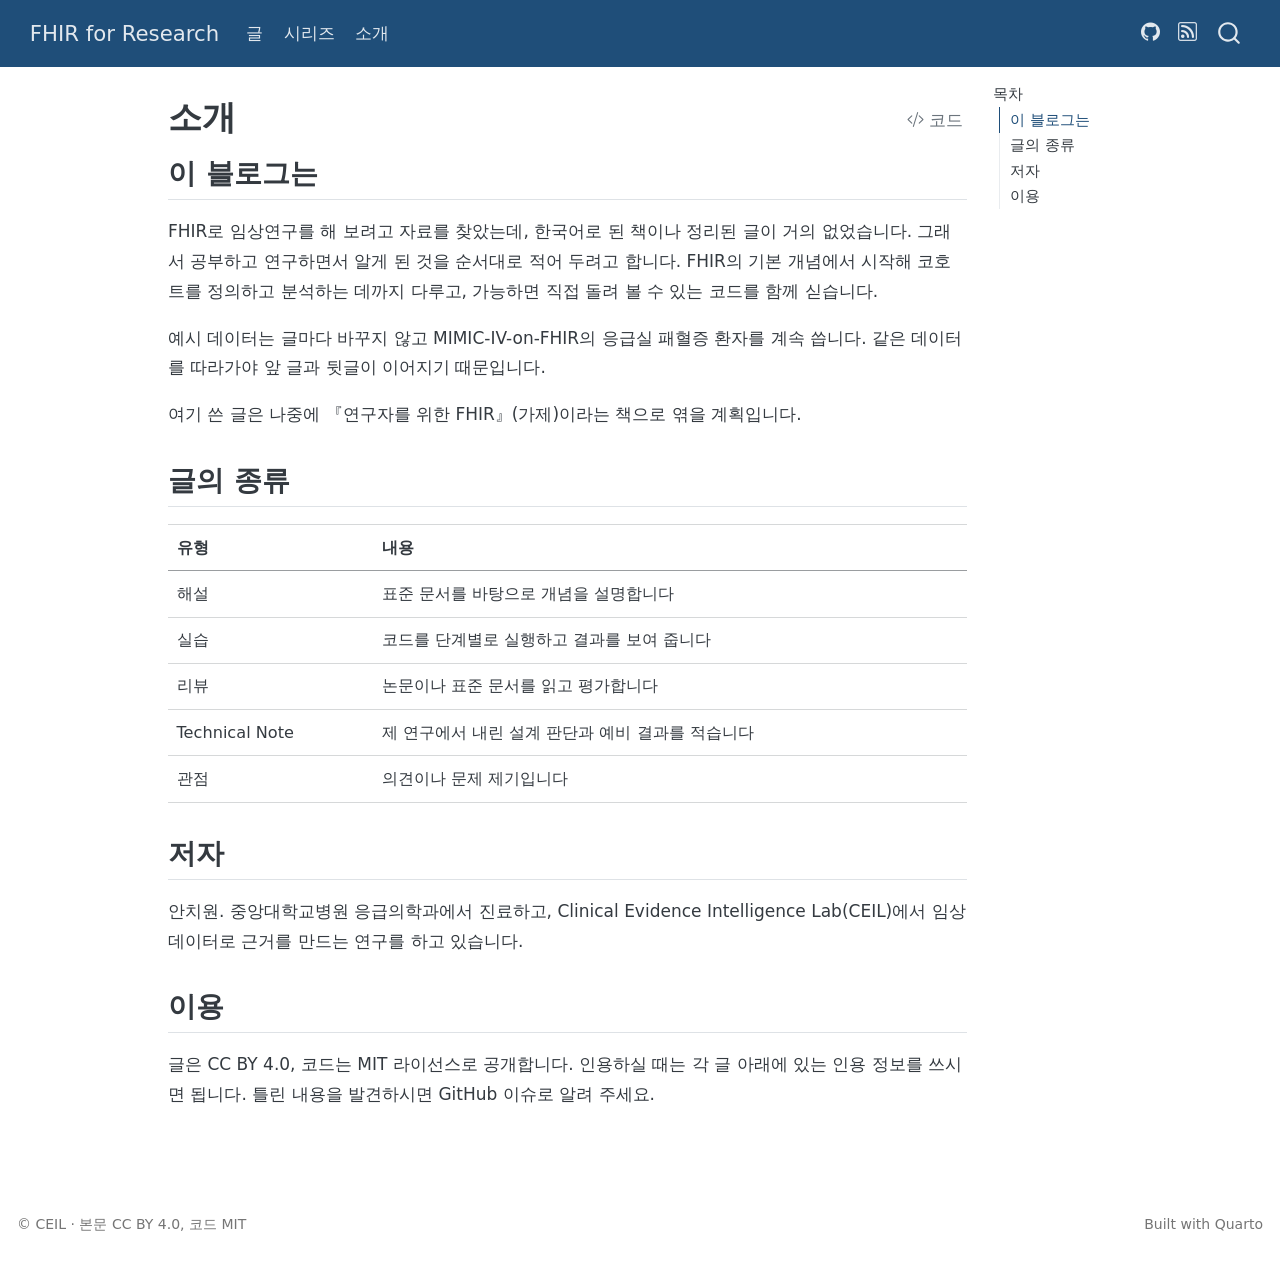
<file: about.html>
<!DOCTYPE html>
<html xmlns="http://www.w3.org/1999/xhtml" lang="ko" xml:lang="ko"><head>

<meta charset="utf-8">
<meta name="generator" content="quarto-1.11.9">

<meta name="viewport" content="width=device-width, initial-scale=1.0, user-scalable=yes">


<title>소개 – FHIR for Research</title>
<style>
/* Default styles provided by pandoc.
** See https://pandoc.org/MANUAL.html#variables-for-html for config info.
*/
span.smallcaps{font-variant: small-caps;}
div.columns{display: flex; gap: 1.5em;}
div.column{flex: auto;}
@media screen {
div.columns{gap: min(4vw, 1.5em);}
div.column{overflow-x: auto;}
}
div.hanging-indent{margin-left: 1.5em; text-indent: -1.5em;}
ul.task-list{list-style: none;}
ul.task-list li input[type="checkbox"] {
  width: 0.8em;
  margin: 0 0.8em 0.2em -1em; /* quarto-specific, see https://github.com/quarto-dev/quarto-cli/issues/4556 */ 
  vertical-align: middle;
}
/* CSS for syntax highlighting */
html { -webkit-text-size-adjust: 100%; }
pre > code.sourceCode { white-space: pre; position: relative; }
pre > code.sourceCode > span { display: inline-block; line-height: 1.25; }
pre > code.sourceCode > span:empty { height: 1.2em; }
.sourceCode { overflow: visible; }
code.sourceCode > span { color: inherit; text-decoration: inherit; }
div.sourceCode { margin: 1em 0; }
pre.sourceCode { margin: 0; }
@media screen {
div.sourceCode { overflow: auto; }
}
@media print {
pre > code.sourceCode { white-space: pre-wrap; }
pre > code.sourceCode > span { text-indent: -5em; padding-left: 5em; }
}
pre.numberSource code
  { counter-reset: source-line 0; }
pre.numberSource code > span
  { position: relative; left: -4em; counter-increment: source-line; }
pre.numberSource code > span > a:first-child::before
  { content: counter(source-line);
    position: relative; left: -1em; text-align: right; vertical-align: baseline;
    border: none; display: inline-block;
    -webkit-touch-callout: none; -webkit-user-select: none;
    -khtml-user-select: none; -moz-user-select: none;
    -ms-user-select: none; user-select: none;
    padding: 0 4px; width: 4em;
  }
pre.numberSource { margin-left: 3em;  padding-left: 4px; }
div.sourceCode
  {   }
@media screen {
pre > code.sourceCode > span > a:first-child::before { text-decoration: underline; }
}
</style>


<script src="site_libs/quarto-nav/quarto-nav.js"></script>
<script src="site_libs/quarto-nav/headroom.min.js"></script>
<script src="site_libs/clipboard/clipboard.min.js"></script>
<script src="site_libs/quarto-search/autocomplete.umd.js"></script>
<script src="site_libs/quarto-search/fuse.min.js"></script>
<script src="site_libs/quarto-search/quarto-search.js"></script>
<meta name="quarto:offset" content="./">
<script src="site_libs/quarto-html/quarto.js" type="module"></script>
<script src="site_libs/quarto-html/tabsets/tabsets.js" type="module"></script>
<script src="site_libs/quarto-html/scrollable-regions/scrollable-regions.js" type="module"></script>
<script src="site_libs/quarto-html/popper.min.js"></script>
<script src="site_libs/quarto-html/tippy.umd.min.js"></script>
<script src="site_libs/quarto-html/anchor.min.js"></script>
<link href="site_libs/quarto-html/tippy.css" rel="stylesheet">
<link href="site_libs/quarto-html/quarto-syntax-highlighting-efc7542609d411bb15168a4f692d7dcb.css" rel="stylesheet" id="quarto-text-highlighting-styles">
<script src="site_libs/bootstrap/bootstrap.min.js"></script>
<link href="site_libs/bootstrap/bootstrap-icons.css" rel="stylesheet">
<link href="site_libs/bootstrap/bootstrap-489518bf8cf72e35f5cb582f1243de9b.min.css" rel="stylesheet" append-hash="true" id="quarto-bootstrap" data-mode="light">
<script id="quarto-search-options" type="application/json">{
  "location": "navbar",
  "copy-button": false,
  "collapse-after": 3,
  "panel-placement": "end",
  "type": "overlay",
  "limit": 50,
  "keyboard-shortcut": [
    "f",
    "/",
    "s"
  ],
  "show-item-context": false,
  "language": {
    "search-no-results-text": "일치 없음",
    "search-matching-documents-text": "일치된 문서",
    "search-copy-link-title": "검색 링크 복사",
    "search-hide-matches-text": "추가 검색 결과 숨기기",
    "search-more-match-text": "추가 검색결과",
    "search-more-matches-text": "추가 검색결과",
    "search-clear-button-title": "제거",
    "search-text-placeholder": "",
    "search-detached-cancel-button-title": "취소",
    "search-submit-button-title": "검색",
    "search-label": "검색"
  }
}</script>
<meta name="google-site-verification" content="">


</head>

<body class="nav-fixed quarto-light"><a id="quarto-skip-link" class="visually-hidden-focusable" href="#quarto-document-content">Skip to main content</a>

<div id="quarto-search-results"></div>
  <header id="quarto-header" class="headroom fixed-top">
    <nav class="navbar navbar-expand-lg " data-bs-theme="dark" aria-label="웹사이트">
      <div class="navbar-container container-fluid">
      <div class="navbar-brand-container mx-auto">
    <a class="navbar-brand" href="./index.html">
    <span class="navbar-title">FHIR for Research</span>
    </a>
  </div>
          <button class="navbar-toggler" type="button" data-bs-toggle="collapse" data-bs-target="#navbarCollapse" aria-controls="navbarCollapse" aria-expanded="false" aria-label="탐색 전환" onclick="if (window.quartoToggleHeadroom) { window.quartoToggleHeadroom(); }">
  <span class="navbar-toggler-icon"></span>
</button>
          <div class="collapse navbar-collapse" id="navbarCollapse">
            <ul class="navbar-nav navbar-nav-scroll me-auto">
  <li class="nav-item">
    <a class="nav-link" href="./index.html"> 
<span class="menu-text">글</span></a>
  </li>  
  <li class="nav-item">
    <a class="nav-link" href="./series.html"> 
<span class="menu-text">시리즈</span></a>
  </li>  
  <li class="nav-item">
    <a class="nav-link active" href="./about.html" aria-current="page"> 
<span class="menu-text">소개</span></a>
  </li>  
</ul>
            <ul class="navbar-nav navbar-nav-scroll ms-auto">
  <li class="nav-item compact">
    <a class="nav-link" href="https://github.com/C-Ahn/fhir-blog"> <i class="bi bi-github" role="img">
</i> 
<span class="menu-text"></span></a>
  </li>  
  <li class="nav-item compact">
    <a class="nav-link" href="./index.xml"> <i class="bi bi-rss" role="img">
</i> 
<span class="menu-text"></span></a>
  </li>  
</ul>
          </div> <!-- /navcollapse -->
            <div class="quarto-navbar-tools">
</div>
            <div id="quarto-search" class="" title="검색"></div>
      </div> <!-- /container-fluid -->
    </nav>
</header>
<!-- content -->
<div id="quarto-content" class="quarto-container page-columns page-rows-contents page-layout-article page-navbar">
<!-- sidebar -->
<!-- margin-sidebar -->
    <div id="quarto-margin-sidebar" class="sidebar margin-sidebar">
        <nav id="TOC" role="doc-toc" aria-labelledby="toc-title" class="toc-active">
    <h2 id="toc-title">목차</h2>
   
  <ul>
  <li><a href="#이-블로그는" id="toc-이-블로그는" class="nav-link active" data-scroll-target="#이-블로그는">이 블로그는</a></li>
  <li><a href="#글의-종류" id="toc-글의-종류" class="nav-link" data-scroll-target="#글의-종류">글의 종류</a></li>
  <li><a href="#저자" id="toc-저자" class="nav-link" data-scroll-target="#저자">저자</a></li>
  <li><a href="#이용" id="toc-이용" class="nav-link" data-scroll-target="#이용">이용</a></li>
  </ul>
</nav>
    </div>
<!-- main -->
<main class="content" id="quarto-document-content" tabindex="-1">

<header id="title-block-header" class="quarto-title-block default">
<div class="quarto-title">
<div class="quarto-title-block"><div><h1 class="title">소개</h1><button type="button" class="btn code-tools-button" id="quarto-code-tools-source"><i class="bi"></i> 코드</button></div></div>
</div>



<div class="quarto-title-meta">

    
  
    
  </div>
  


</header>


<section id="이-블로그는" class="level2">
<h2 class="anchored" data-anchor-id="이-블로그는">이 블로그는</h2>
<p>FHIR로 임상연구를 해 보려고 자료를 찾았는데, 한국어로 된 책이나 정리된 글이 거의 없었습니다. 그래서 공부하고 연구하면서 알게 된 것을 순서대로 적어 두려고 합니다. FHIR의 기본 개념에서 시작해 코호트를 정의하고 분석하는 데까지 다루고, 가능하면 직접 돌려 볼 수 있는 코드를 함께 싣습니다.</p>
<p>예시 데이터는 글마다 바꾸지 않고 MIMIC-IV-on-FHIR의 응급실 패혈증 환자를 계속 씁니다. 같은 데이터를 따라가야 앞 글과 뒷글이 이어지기 때문입니다.</p>
<p>여기 쓴 글은 나중에 『연구자를 위한 FHIR』(가제)이라는 책으로 엮을 계획입니다.</p>
</section>
<section id="글의-종류" class="level2">
<h2 class="anchored" data-anchor-id="글의-종류">글의 종류</h2>
<table class="caption-top table">
<thead>
<tr class="header">
<th>유형</th>
<th>내용</th>
</tr>
</thead>
<tbody>
<tr class="odd">
<td>해설</td>
<td>표준 문서를 바탕으로 개념을 설명합니다</td>
</tr>
<tr class="even">
<td>실습</td>
<td>코드를 단계별로 실행하고 결과를 보여 줍니다</td>
</tr>
<tr class="odd">
<td>리뷰</td>
<td>논문이나 표준 문서를 읽고 평가합니다</td>
</tr>
<tr class="even">
<td>Technical Note</td>
<td>제 연구에서 내린 설계 판단과 예비 결과를 적습니다</td>
</tr>
<tr class="odd">
<td>관점</td>
<td>의견이나 문제 제기입니다</td>
</tr>
</tbody>
</table>
</section>
<section id="저자" class="level2">
<h2 class="anchored" data-anchor-id="저자">저자</h2>
<p>안치원. 중앙대학교병원 응급의학과에서 진료하고, Clinical Evidence Intelligence Lab(CEIL)에서 임상 데이터로 근거를 만드는 연구를 하고 있습니다.</p>
</section>
<section id="이용" class="level2">
<h2 class="anchored" data-anchor-id="이용">이용</h2>
<p>글은 CC BY 4.0, 코드는 MIT 라이선스로 공개합니다. 인용하실 때는 각 글 아래에 있는 인용 정보를 쓰시면 됩니다. 틀린 내용을 발견하시면 GitHub 이슈로 알려 주세요.</p>


<!-- -->

</section>

</main> <!-- /main -->
<script id="quarto-html-after-body" type="application/javascript">
  window.document.addEventListener("DOMContentLoaded", function (event) {
    const icon = "";
    const anchorJS = new window.AnchorJS();
    anchorJS.options = {
      placement: 'right',
      icon: icon
    };
    anchorJS.add('.anchored');
    const isCodeAnnotation = (el) => {
      for (const clz of el.classList) {
        if (clz.startsWith('code-annotation-')) {                     
          return true;
        }
      }
      return false;
    }
    const onCopySuccess = function(e) {
      // button target
      const button = e.trigger;
      // don't keep focus
      button.blur();
      // flash "checked"
      button.classList.add('code-copy-button-checked');
      var currentTitle = button.getAttribute("title");
      button.setAttribute("title", "복사완료!");
      let tooltip;
      if (window.bootstrap) {
        button.setAttribute("data-bs-toggle", "tooltip");
        button.setAttribute("data-bs-placement", "left");
        button.setAttribute("data-bs-title", "복사완료!");
        tooltip = new bootstrap.Tooltip(button, 
          { trigger: "manual", 
            customClass: "code-copy-button-tooltip",
            offset: [0, -8]});
        tooltip.show();    
      }
      setTimeout(function() {
        if (tooltip) {
          tooltip.hide();
          button.removeAttribute("data-bs-title");
          button.removeAttribute("data-bs-toggle");
          button.removeAttribute("data-bs-placement");
        }
        button.setAttribute("title", currentTitle);
        button.classList.remove('code-copy-button-checked');
      }, 1000);
      // clear code selection
      e.clearSelection();
    }
    const getTextToCopy = function(trigger) {
      const outerScaffold = trigger.parentElement.cloneNode(true);
      const codeEl = outerScaffold.querySelector('code');
      for (const childEl of codeEl.children) {
        if (isCodeAnnotation(childEl)) {
          childEl.remove();
        }
      }
      return codeEl.innerText;
    }
    const clipboard = new window.ClipboardJS('.code-copy-button:not([data-in-quarto-modal])', {
      text: getTextToCopy
    });
    clipboard.on('success', onCopySuccess);
    if (window.document.getElementById('quarto-embedded-source-code-modal')) {
      const clipboardModal = new window.ClipboardJS('.code-copy-button[data-in-quarto-modal]', {
        text: getTextToCopy,
        container: window.document.getElementById('quarto-embedded-source-code-modal')
      });
      clipboardModal.on('success', onCopySuccess);
    }
    const viewSource = window.document.getElementById('quarto-view-source') ||
                       window.document.getElementById('quarto-code-tools-source');
    if (viewSource) {
      const sourceUrl = viewSource.getAttribute("data-quarto-source-url");
      viewSource.addEventListener("click", function(e) {
        if (sourceUrl) {
          // rstudio viewer pane
          if (/\bcapabilities=\b/.test(window.location)) {
            window.open(sourceUrl);
          } else {
            window.location.href = sourceUrl;
          }
        } else {
          const modal = new bootstrap.Modal(document.getElementById('quarto-embedded-source-code-modal'));
          modal.show();
        }
        return false;
      });
    }
    function toggleCodeHandler(show) {
      return function(e) {
        const cellDetails = window.document.querySelectorAll(".cell details.code-fold");
        for (let i=0; i<cellDetails.length; i++) {
          const details = cellDetails[i];
          if (show) {
            details.open = true;
          } else {
            details.removeAttribute("open");
          }
        }
        const cellCodeDivs = window.document.querySelectorAll(".cell div.sourceCode.cell-code");
        const fromCls = show ? "hidden" : "unhidden";
        const toCls = show ? "unhidden" : "hidden";
        for (let i=0; i<cellCodeDivs.length; i++) {
          const codeDiv = cellCodeDivs[i];
          if (codeDiv.classList.contains(fromCls)) {
            codeDiv.classList.remove(fromCls);
            codeDiv.classList.add(toCls);
          } 
        }
        return false;
      }
    }
    const hideAllCode = window.document.getElementById("quarto-hide-all-code");
    if (hideAllCode) {
      hideAllCode.addEventListener("click", toggleCodeHandler(false));
    }
    const showAllCode = window.document.getElementById("quarto-show-all-code");
    if (showAllCode) {
      showAllCode.addEventListener("click", toggleCodeHandler(true));
    }
      var localhostRegex = new RegExp(/^(?:http|https):\/\/localhost\:?[0-9]*\//);
      var mailtoRegex = new RegExp(/^mailto:/);
        var filterRegex = new RegExp("https:\/\/C-Ahn\.github\.io\/fhir-blog");
      const newWindowLabel = "(opens in a new tab)";
      const newWindowNoteId = "quarto-ext-newwindow-label";
      // Links reference one hidden label through aria-describedby, so the
      // announcement never changes their accessible name.
      var describeNewWindow = (link) => {
        if (!window.document.getElementById(newWindowNoteId)) {
          var newWindowNote = window.document.createElement("span");
          newWindowNote.id = newWindowNoteId;
          newWindowNote.hidden = true;
          newWindowNote.textContent = newWindowLabel;
          window.document.body.appendChild(newWindowNote);
        }
        var describedBy = (link.getAttribute("aria-describedby") || "").split(/\s+/).filter(Boolean);
        if (!describedBy.includes(newWindowNoteId)) {
          describedBy.push(newWindowNoteId);
          link.setAttribute("aria-describedby", describedBy.join(" "));
        }
      }
      var isInternal = (href) => {
          return filterRegex.test(href) || localhostRegex.test(href) || mailtoRegex.test(href);
      }
      // Inspect non-navigation links and adorn them if external
      window.quartoDecorateExternalLinks = function (root) {
     var links = (root || window.document).querySelectorAll('a[href]:not(.nav-link):not(.navbar-brand):not(.toc-action):not(.sidebar-link):not(.sidebar-item-toggle):not(.pagination-link):not(.no-external):not([aria-hidden]):not(.dropdown-item):not(.quarto-navigation-tool):not(.about-link)');
      for (var i=0; i<links.length; i++) {
        const link = links[i];
        if (!isInternal(link.href)) {
          // undo the damage that might have been done by quarto-nav.js in the case of
          // links that we want to consider external
          if (link.dataset.originalHref !== undefined) {
            link.href = link.dataset.originalHref;
          }
            // target, if specified
            link.setAttribute("target", "_blank");
            if (link.getAttribute("rel") === null) {
              link.setAttribute("rel", "noopener");
            }
            describeNewWindow(link);
          if (!link.classList.contains('no-external-icon')) {
          }
        }
      }
      };
      window.quartoDecorateExternalLinks(window.document);
    // Esc closes the popup (WCAG 1.4.13) and focus leaving both trigger and
    // popup closes it (WCAG 2.4.11); tippy handles neither for interactive popups.
    const hideOnEscAndFocusOut = {
      name: 'hideOnEscAndFocusOut',
      defaultValue: true,
      fn(instance) {
        const dismiss = () => {
          // A show scheduled by the trigger delay would otherwise reopen it
          instance.clearDelayTimeouts();
          instance.hide();
        };
        const onKeyDown = (event) => {
          if (event.key !== 'Escape') {
            return;
          }
          // Keep Esc from also reaching page handlers (e.g. reveal.js overview),
          // except an open reveal.js slide menu, which Esc should close too.
          // The menu handles keys only when its keyboard option is on.
          const menuHandlesEsc = window.Reveal?.getPlugin?.('menu')?.isOpen() &&
            window.Reveal.getConfig().menu?.keyboard !== false;
          if (!menuHandlesEsc) {
            event.stopPropagation();
          }
          if (instance.popper.contains(window.document.activeElement)) {
            // Disabled while refocusing so the focus trigger does not reopen it
            instance.disable();
            instance.reference.focus();
            instance.enable();
          }
          dismiss();
        };
        const onFocusOut = (event) => {
          const target = event.relatedTarget;
          if (target && !instance.reference.contains(target) &&
              !instance.popper.contains(target)) {
            dismiss();
          }
        };
        // On the trigger too: a click trigger (code-annotations: select) has no
        // blur handling. Attached for the instance's lifetime so leaving the
        // trigger also cancels a show still pending on the trigger delay.
        instance.reference.addEventListener('focusout', onFocusOut);
        return {
          onShow() {
            window.document.addEventListener('keydown', onKeyDown, true);
            instance.popper.addEventListener('focusout', onFocusOut);
          },
          onHide() {
            window.document.removeEventListener('keydown', onKeyDown, true);
            instance.popper.removeEventListener('focusout', onFocusOut);
          },
          onDestroy() {
            instance.reference.removeEventListener('focusout', onFocusOut);
          },
        };
      },
    };
    function tippyHover(el, contentFn, onTriggerFn, onUntriggerFn) {
      const config = {
        allowHTML: true,
        maxWidth: 500,
        delay: 100,
        arrow: false,
        appendTo: function(el) {
            return el.parentElement;
        },
        interactive: true,
        interactiveBorder: 10,
        theme: 'quarto',
        placement: 'bottom-start',
        plugins: [hideOnEscAndFocusOut],
      };
      if (contentFn) {
        config.content = contentFn;
      }
      if (onTriggerFn) {
        config.onTrigger = onTriggerFn;
      }
      if (onUntriggerFn) {
        config.onUntrigger = onUntriggerFn;
      }
      window.tippy(el, config); 
    }
    const noterefs = window.document.querySelectorAll('a[role="doc-noteref"]');
    for (var i=0; i<noterefs.length; i++) {
      const ref = noterefs[i];
      tippyHover(ref, function() {
        // use id or data attribute instead here
        let href = ref.getAttribute('data-footnote-href') || ref.getAttribute('href');
        try { href = new URL(href).hash; } catch {}
        const id = href.replace(/^#\/?/, "");
        const note = window.document.getElementById(id);
        if (note) {
          return note.innerHTML;
        } else {
          return "";
        }
      });
    }
    const xrefs = window.document.querySelectorAll('a.quarto-xref');
    const processXRef = (id, note) => {
      // Strip column container classes
      const stripColumnClz = (el) => {
        el.classList.remove("page-full", "page-columns");
        if (el.children) {
          for (const child of el.children) {
            stripColumnClz(child);
          }
        }
      }
      stripColumnClz(note)
      if (id === null || id.startsWith('sec-')) {
        // Special case sections, only their first couple elements
        const container = document.createElement("div");
        if (note.children && note.children.length > 2) {
          container.appendChild(note.children[0].cloneNode(true));
          for (let i = 1; i < note.children.length; i++) {
            const child = note.children[i];
            if (child.tagName === "P" && child.innerText === "") {
              continue;
            } else {
              container.appendChild(child.cloneNode(true));
              break;
            }
          }
          if (window.Quarto?.typesetMath) {
            window.Quarto.typesetMath(container);
          }
          return container.innerHTML
        } else {
          if (window.Quarto?.typesetMath) {
            window.Quarto.typesetMath(note);
          }
          return note.innerHTML;
        }
      } else {
        // Remove any anchor links if they are present
        const anchorLink = note.querySelector('a.anchorjs-link');
        if (anchorLink) {
          anchorLink.remove();
        }
        if (window.Quarto?.typesetMath) {
          window.Quarto.typesetMath(note);
        }
        if (note.classList.contains("callout")) {
          return note.outerHTML;
        } else {
          return note.innerHTML;
        }
      }
    }
    for (var i=0; i<xrefs.length; i++) {
      const xref = xrefs[i];
      tippyHover(xref, undefined, function(instance) {
        instance.disable();
        let url = xref.getAttribute('href');
        let hash = undefined; 
        if (url.startsWith('#')) {
          hash = url;
        } else {
          try { hash = new URL(url).hash; } catch {}
        }
        if (hash) {
          const id = hash.replace(/^#\/?/, "");
          const note = window.document.getElementById(id);
          if (note !== null) {
            try {
              const html = processXRef(id, note.cloneNode(true));
              instance.setContent(html);
            } finally {
              instance.enable();
              instance.show();
            }
          } else {
            // See if we can fetch this
            fetch(url.split('#')[0])
            .then(res => res.text())
            .then(html => {
              const parser = new DOMParser();
              const htmlDoc = parser.parseFromString(html, "text/html");
              const note = htmlDoc.getElementById(id);
              if (note !== null) {
                const html = processXRef(id, note);
                instance.setContent(html);
              } 
            }).finally(() => {
              instance.enable();
              instance.show();
            });
          }
        } else {
          // See if we can fetch a full url (with no hash to target)
          // This is a special case and we should probably do some content thinning / targeting
          fetch(url)
          .then(res => res.text())
          .then(html => {
            const parser = new DOMParser();
            const htmlDoc = parser.parseFromString(html, "text/html");
            const note = htmlDoc.querySelector('main.content');
            if (note !== null) {
              // This should only happen for chapter cross references
              // (since there is no id in the URL)
              // remove the first header
              if (note.children.length > 0 && note.children[0].tagName === "HEADER") {
                note.children[0].remove();
              }
              const html = processXRef(null, note);
              instance.setContent(html);
            } 
          }).finally(() => {
            instance.enable();
            instance.show();
          });
        }
      }, function(instance) {
      });
    }
        let selectedAnnoteEl;
        const selectorForAnnotation = ( cell, annotation) => {
          let cellAttr = 'data-code-cell="' + cell + '"';
          let lineAttr = 'data-code-annotation="' +  annotation + '"';
          const selector = 'span[' + cellAttr + '][' + lineAttr + ']';
          return selector;
        }
        const selectCodeLines = (annoteEl) => {
          const doc = window.document;
          const targetCell = annoteEl.getAttribute("data-target-cell");
          const targetAnnotation = annoteEl.getAttribute("data-target-annotation");
          const annoteSpan = window.document.querySelector(selectorForAnnotation(targetCell, targetAnnotation));
          const lines = annoteSpan.getAttribute("data-code-lines").split(",");
          const lineIds = lines.map((line) => {
            return targetCell + "-" + line;
          })
          // Each band is positioned against its own containing block, which is
          // not the offsetParent of the lines, so place it from client rects.
          const placeBand = (band, firstEl, lastEl, codeBlock) => {
            const container = band.offsetParent;
            if (container === null) {
              return;
            }
            const containerRect = container.getBoundingClientRect();
            // Reveal.js scales slides with a transform, so convert client
            // pixels back to the CSS pixels of the container.
            const scale = containerRect.height / container.offsetHeight || 1;
            const firstRect = firstEl.getBoundingClientRect();
            const lastRect = lastEl.getBoundingClientRect();
            const top = (firstRect.top - containerRect.top) / scale - container.clientTop + container.scrollTop;
            const height = (lastRect.bottom - firstRect.top) / scale;
            band.style.top = top - 2 + "px";
            band.style.height = height + 4 + "px";
            if (codeBlock) {
              // Without the copy button wrapper, the containing block is wider
              // than the code block, so span the code block explicitly.
              const blockRect = codeBlock.getBoundingClientRect();
              band.style.left = (blockRect.left - containerRect.left) / scale - container.clientLeft + container.scrollLeft + "px";
              band.style.width = blockRect.width / scale + "px";
            }
          };
          if (lineIds.length > 0) {
            const el = window.document.getElementById(lineIds[0]);
            const lastEl = window.document.getElementById(lineIds[lineIds.length - 1]);
            const parent = el.parentElement.parentElement;
            // cook up a div (if necessary) and position it
            let div = window.document.getElementById("code-annotation-line-highlight");
            if (div === null) {
              div = window.document.createElement("div");
              div.setAttribute("id", "code-annotation-line-highlight");
              div.style.position = 'absolute';
              parent.appendChild(div);
            }
            placeBand(div, el, lastEl, parent.closest("div.sourceCode") || parent);
            let gutterDiv = window.document.getElementById("code-annotation-line-highlight-gutter");
            if (gutterDiv === null) {
              gutterDiv = window.document.createElement("div");
              gutterDiv.setAttribute("id", "code-annotation-line-highlight-gutter");
              gutterDiv.style.position = 'absolute';
              const codeCell = window.document.getElementById(targetCell);
              const gutter = codeCell.querySelector('.code-annotation-gutter');
              gutter.appendChild(gutterDiv);
            }
            placeBand(gutterDiv, el, lastEl);
            selectedAnnoteEl = annoteEl;
          }
        };
        const unselectCodeLines = () => {
          const elementsIds = ["code-annotation-line-highlight", "code-annotation-line-highlight-gutter"];
          elementsIds.forEach((elId) => {
            const div = window.document.getElementById(elId);
            if (div) {
              div.remove();
            }
          });
          selectedAnnoteEl = undefined;
        };
          // Handle positioning of the toggle
      window.addEventListener(
        "resize",
        throttle(() => {
          elRect = undefined;
          if (selectedAnnoteEl) {
            selectCodeLines(selectedAnnoteEl);
          }
        }, 10)
      );
      function throttle(fn, ms) {
      let throttle = false;
      let timer;
        return (...args) => {
          if(!throttle) { // first call gets through
              fn.apply(this, args);
              throttle = true;
          } else { // all the others get throttled
              if(timer) clearTimeout(timer); // cancel #2
              timer = setTimeout(() => {
                fn.apply(this, args);
                timer = throttle = false;
              }, ms);
          }
        };
      }
        // Attach click handler to the DT
        const annoteDls = window.document.querySelectorAll('dt[data-target-cell]');
        for (const annoteDlNode of annoteDls) {
          annoteDlNode.addEventListener('click', (event) => {
            const clickedEl = event.target;
            if (clickedEl !== selectedAnnoteEl) {
              unselectCodeLines();
              const activeEl = window.document.querySelector('dt[data-target-cell].code-annotation-active');
              if (activeEl) {
                activeEl.classList.remove('code-annotation-active');
              }
              selectCodeLines(clickedEl);
              clickedEl.classList.add('code-annotation-active');
            } else {
              // Unselect the line
              unselectCodeLines();
              clickedEl.classList.remove('code-annotation-active');
            }
          });
        }
    const findCites = (el) => {
      const parentEl = el.parentElement;
      if (parentEl) {
        const cites = parentEl.dataset.cites;
        if (cites) {
          return {
            el,
            cites: cites.split(' ')
          };
        } else {
          return findCites(el.parentElement)
        }
      } else {
        return undefined;
      }
    };
    var bibliorefs = window.document.querySelectorAll('a[role="doc-biblioref"]');
    for (var i=0; i<bibliorefs.length; i++) {
      const ref = bibliorefs[i];
      const citeInfo = findCites(ref);
      if (citeInfo) {
        tippyHover(citeInfo.el, function() {
          var popup = window.document.createElement('div');
          citeInfo.cites.forEach(function(cite) {
            var citeDiv = window.document.createElement('div');
            citeDiv.classList.add('hanging-indent');
            citeDiv.classList.add('csl-entry');
            var biblioDiv = window.document.getElementById('ref-' + cite);
            if (biblioDiv) {
              citeDiv.innerHTML = biblioDiv.innerHTML;
            }
            popup.appendChild(citeDiv);
          });
          return popup.innerHTML;
        });
      }
    }
  });
  </script>
  <script type="application/javascript">
  window.quartoScrollableRegionsLabels = {"code":"스크롤 가능한 코드","output":"스크롤 가능한 출력"};
  </script><div class="modal fade" id="quarto-embedded-source-code-modal" tabindex="-1" aria-labelledby="quarto-embedded-source-code-modal-label" aria-hidden="true"><div class="modal-dialog modal-dialog-scrollable"><div class="modal-content"><div class="modal-header"><h5 class="modal-title" id="quarto-embedded-source-code-modal-label">소스 코드</h5><button class="btn-close" data-bs-dismiss="modal"></button></div><div class="modal-body"><div class="">
<div class="code-copy-outer-scaffold"><div class="sourceCode" id="cb1" data-shortcodes="false"><pre class="sourceCode markdown code-with-copy"><code class="sourceCode markdown"><span id="cb1-1"><a href="#cb1-1" aria-hidden="true" tabindex="-1"></a><span class="co">---</span></span>
<span id="cb1-2"><a href="#cb1-2" aria-hidden="true" tabindex="-1"></a><span class="an">citation:</span><span class="co"> false</span></span>
<span id="cb1-3"><a href="#cb1-3" aria-hidden="true" tabindex="-1"></a><span class="an">title:</span><span class="co"> "소개"</span></span>
<span id="cb1-4"><a href="#cb1-4" aria-hidden="true" tabindex="-1"></a><span class="co">---</span></span>
<span id="cb1-5"><a href="#cb1-5" aria-hidden="true" tabindex="-1"></a></span>
<span id="cb1-6"><a href="#cb1-6" aria-hidden="true" tabindex="-1"></a><span class="fu">## 이 블로그는</span></span>
<span id="cb1-7"><a href="#cb1-7" aria-hidden="true" tabindex="-1"></a></span>
<span id="cb1-8"><a href="#cb1-8" aria-hidden="true" tabindex="-1"></a>FHIR로 임상연구를 해 보려고 자료를 찾았는데, 한국어로 된 책이나 정리된 글이 거의 없었습니다. 그래서 공부하고 연구하면서 알게 된 것을 순서대로 적어 두려고 합니다. FHIR의 기본 개념에서 시작해 코호트를 정의하고 분석하는 데까지 다루고, 가능하면 직접 돌려 볼 수 있는 코드를 함께 싣습니다.</span>
<span id="cb1-9"><a href="#cb1-9" aria-hidden="true" tabindex="-1"></a></span>
<span id="cb1-10"><a href="#cb1-10" aria-hidden="true" tabindex="-1"></a>예시 데이터는 글마다 바꾸지 않고 MIMIC-IV-on-FHIR의 응급실 패혈증 환자를 계속 씁니다. 같은 데이터를 따라가야 앞 글과 뒷글이 이어지기 때문입니다.</span>
<span id="cb1-11"><a href="#cb1-11" aria-hidden="true" tabindex="-1"></a></span>
<span id="cb1-12"><a href="#cb1-12" aria-hidden="true" tabindex="-1"></a>여기 쓴 글은 나중에 『연구자를 위한 FHIR』(가제)이라는 책으로 엮을 계획입니다.</span>
<span id="cb1-13"><a href="#cb1-13" aria-hidden="true" tabindex="-1"></a></span>
<span id="cb1-14"><a href="#cb1-14" aria-hidden="true" tabindex="-1"></a><span class="fu">## 글의 종류</span></span>
<span id="cb1-15"><a href="#cb1-15" aria-hidden="true" tabindex="-1"></a></span>
<span id="cb1-16"><a href="#cb1-16" aria-hidden="true" tabindex="-1"></a><span class="pp">|</span> 유형 <span class="pp">|</span> 내용 <span class="pp">|</span></span>
<span id="cb1-17"><a href="#cb1-17" aria-hidden="true" tabindex="-1"></a><span class="pp">|---|---|</span></span>
<span id="cb1-18"><a href="#cb1-18" aria-hidden="true" tabindex="-1"></a><span class="pp">|</span> 해설 <span class="pp">|</span> 표준 문서를 바탕으로 개념을 설명합니다 <span class="pp">|</span></span>
<span id="cb1-19"><a href="#cb1-19" aria-hidden="true" tabindex="-1"></a><span class="pp">|</span> 실습 <span class="pp">|</span> 코드를 단계별로 실행하고 결과를 보여 줍니다 <span class="pp">|</span></span>
<span id="cb1-20"><a href="#cb1-20" aria-hidden="true" tabindex="-1"></a><span class="pp">|</span> 리뷰 <span class="pp">|</span> 논문이나 표준 문서를 읽고 평가합니다 <span class="pp">|</span></span>
<span id="cb1-21"><a href="#cb1-21" aria-hidden="true" tabindex="-1"></a><span class="pp">|</span> Technical Note <span class="pp">|</span> 제 연구에서 내린 설계 판단과 예비 결과를 적습니다 <span class="pp">|</span></span>
<span id="cb1-22"><a href="#cb1-22" aria-hidden="true" tabindex="-1"></a><span class="pp">|</span> 관점 <span class="pp">|</span> 의견이나 문제 제기입니다 <span class="pp">|</span></span>
<span id="cb1-23"><a href="#cb1-23" aria-hidden="true" tabindex="-1"></a></span>
<span id="cb1-24"><a href="#cb1-24" aria-hidden="true" tabindex="-1"></a><span class="fu">## 저자</span></span>
<span id="cb1-25"><a href="#cb1-25" aria-hidden="true" tabindex="-1"></a></span>
<span id="cb1-26"><a href="#cb1-26" aria-hidden="true" tabindex="-1"></a>안치원. 중앙대학교병원 응급의학과에서 진료하고, Clinical Evidence Intelligence Lab(CEIL)에서 임상 데이터로 근거를 만드는 연구를 하고 있습니다.</span>
<span id="cb1-27"><a href="#cb1-27" aria-hidden="true" tabindex="-1"></a></span>
<span id="cb1-28"><a href="#cb1-28" aria-hidden="true" tabindex="-1"></a><span class="fu">## 이용</span></span>
<span id="cb1-29"><a href="#cb1-29" aria-hidden="true" tabindex="-1"></a></span>
<span id="cb1-30"><a href="#cb1-30" aria-hidden="true" tabindex="-1"></a>글은 CC BY 4.0, 코드는 MIT 라이선스로 공개합니다. 인용하실 때는 각 글 아래에 있는 인용 정보를 쓰시면 됩니다. 틀린 내용을 발견하시면 GitHub 이슈로 알려 주세요.</span></code></pre></div><button title="클립보드 복사" class="code-copy-button" data-in-quarto-modal=""><i class="bi"></i></button></div>
</div></div></div></div></div>
</div> <!-- /content -->
<footer class="footer">
  <div class="nav-footer">
    <div class="nav-footer-left">
<p>© CEIL · 본문 CC BY 4.0, 코드 MIT</p>
</div>   
    <div class="nav-footer-center">
      &nbsp;
    </div>
    <div class="nav-footer-right">
<p>Built with Quarto</p>
</div>
  </div>
</footer>




</body></html>
</file>
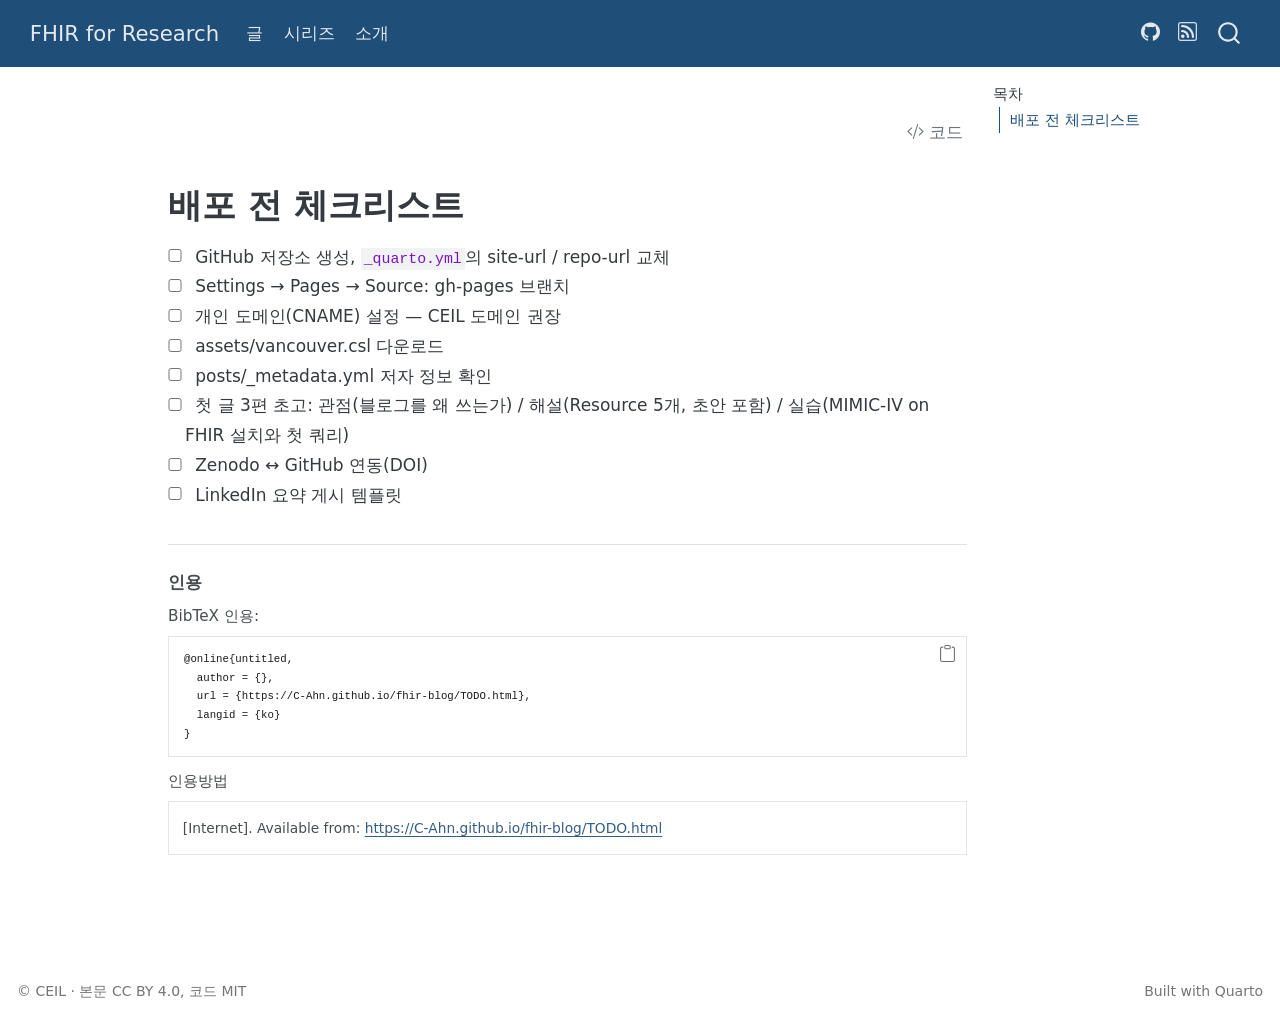
<file: TODO.html>
<!DOCTYPE html>
<html xmlns="http://www.w3.org/1999/xhtml" lang="ko" xml:lang="ko"><head>

<meta charset="utf-8">
<meta name="generator" content="quarto-1.11.9">

<meta name="viewport" content="width=device-width, initial-scale=1.0, user-scalable=yes">


<title>todo – FHIR for Research</title>
<style>
/* Default styles provided by pandoc.
** See https://pandoc.org/MANUAL.html#variables-for-html for config info.
*/
span.smallcaps{font-variant: small-caps;}
div.columns{display: flex; gap: 1.5em;}
div.column{flex: auto;}
@media screen {
div.columns{gap: min(4vw, 1.5em);}
div.column{overflow-x: auto;}
}
div.hanging-indent{margin-left: 1.5em; text-indent: -1.5em;}
ul.task-list{list-style: none;}
ul.task-list li input[type="checkbox"] {
  width: 0.8em;
  margin: 0 0.8em 0.2em -1em; /* quarto-specific, see https://github.com/quarto-dev/quarto-cli/issues/4556 */ 
  vertical-align: middle;
}
/* CSS for syntax highlighting */
html { -webkit-text-size-adjust: 100%; }
pre > code.sourceCode { white-space: pre; position: relative; }
pre > code.sourceCode > span { display: inline-block; line-height: 1.25; }
pre > code.sourceCode > span:empty { height: 1.2em; }
.sourceCode { overflow: visible; }
code.sourceCode > span { color: inherit; text-decoration: inherit; }
div.sourceCode { margin: 1em 0; }
pre.sourceCode { margin: 0; }
@media screen {
div.sourceCode { overflow: auto; }
}
@media print {
pre > code.sourceCode { white-space: pre-wrap; }
pre > code.sourceCode > span { text-indent: -5em; padding-left: 5em; }
}
pre.numberSource code
  { counter-reset: source-line 0; }
pre.numberSource code > span
  { position: relative; left: -4em; counter-increment: source-line; }
pre.numberSource code > span > a:first-child::before
  { content: counter(source-line);
    position: relative; left: -1em; text-align: right; vertical-align: baseline;
    border: none; display: inline-block;
    -webkit-touch-callout: none; -webkit-user-select: none;
    -khtml-user-select: none; -moz-user-select: none;
    -ms-user-select: none; user-select: none;
    padding: 0 4px; width: 4em;
  }
pre.numberSource { margin-left: 3em;  padding-left: 4px; }
div.sourceCode
  {   }
@media screen {
pre > code.sourceCode > span > a:first-child::before { text-decoration: underline; }
}
</style>


<script src="site_libs/quarto-nav/quarto-nav.js"></script>
<script src="site_libs/quarto-nav/headroom.min.js"></script>
<script src="site_libs/clipboard/clipboard.min.js"></script>
<script src="site_libs/quarto-search/autocomplete.umd.js"></script>
<script src="site_libs/quarto-search/fuse.min.js"></script>
<script src="site_libs/quarto-search/quarto-search.js"></script>
<meta name="quarto:offset" content="./">
<script src="site_libs/quarto-html/quarto.js" type="module"></script>
<script src="site_libs/quarto-html/tabsets/tabsets.js" type="module"></script>
<script src="site_libs/quarto-html/scrollable-regions/scrollable-regions.js" type="module"></script>
<script src="site_libs/quarto-html/popper.min.js"></script>
<script src="site_libs/quarto-html/tippy.umd.min.js"></script>
<script src="site_libs/quarto-html/anchor.min.js"></script>
<link href="site_libs/quarto-html/tippy.css" rel="stylesheet">
<link href="site_libs/quarto-html/quarto-syntax-highlighting-efc7542609d411bb15168a4f692d7dcb.css" rel="stylesheet" id="quarto-text-highlighting-styles">
<script src="site_libs/bootstrap/bootstrap.min.js"></script>
<link href="site_libs/bootstrap/bootstrap-icons.css" rel="stylesheet">
<link href="site_libs/bootstrap/bootstrap-489518bf8cf72e35f5cb582f1243de9b.min.css" rel="stylesheet" append-hash="true" id="quarto-bootstrap" data-mode="light">
<script id="quarto-search-options" type="application/json">{
  "location": "navbar",
  "copy-button": false,
  "collapse-after": 3,
  "panel-placement": "end",
  "type": "overlay",
  "limit": 50,
  "keyboard-shortcut": [
    "f",
    "/",
    "s"
  ],
  "show-item-context": false,
  "language": {
    "search-no-results-text": "일치 없음",
    "search-matching-documents-text": "일치된 문서",
    "search-copy-link-title": "검색 링크 복사",
    "search-hide-matches-text": "추가 검색 결과 숨기기",
    "search-more-match-text": "추가 검색결과",
    "search-more-matches-text": "추가 검색결과",
    "search-clear-button-title": "제거",
    "search-text-placeholder": "",
    "search-detached-cancel-button-title": "취소",
    "search-submit-button-title": "검색",
    "search-label": "검색"
  }
}</script>
<meta name="google-site-verification" content="">


</head>

<body class="nav-fixed quarto-light"><a id="quarto-skip-link" class="visually-hidden-focusable" href="#quarto-document-content">Skip to main content</a>

<div id="quarto-search-results"></div>
  <header id="quarto-header" class="headroom fixed-top">
    <nav class="navbar navbar-expand-lg " data-bs-theme="dark" aria-label="웹사이트">
      <div class="navbar-container container-fluid">
      <div class="navbar-brand-container mx-auto">
    <a class="navbar-brand" href="./index.html">
    <span class="navbar-title">FHIR for Research</span>
    </a>
  </div>
          <button class="navbar-toggler" type="button" data-bs-toggle="collapse" data-bs-target="#navbarCollapse" aria-controls="navbarCollapse" aria-expanded="false" aria-label="탐색 전환" onclick="if (window.quartoToggleHeadroom) { window.quartoToggleHeadroom(); }">
  <span class="navbar-toggler-icon"></span>
</button>
          <div class="collapse navbar-collapse" id="navbarCollapse">
            <ul class="navbar-nav navbar-nav-scroll me-auto">
  <li class="nav-item">
    <a class="nav-link" href="./index.html"> 
<span class="menu-text">글</span></a>
  </li>  
  <li class="nav-item">
    <a class="nav-link" href="./series.html"> 
<span class="menu-text">시리즈</span></a>
  </li>  
  <li class="nav-item">
    <a class="nav-link" href="./about.html"> 
<span class="menu-text">소개</span></a>
  </li>  
</ul>
            <ul class="navbar-nav navbar-nav-scroll ms-auto">
  <li class="nav-item compact">
    <a class="nav-link" href="https://github.com/C-Ahn/fhir-blog"> <i class="bi bi-github" role="img">
</i> 
<span class="menu-text"></span></a>
  </li>  
  <li class="nav-item compact">
    <a class="nav-link" href="./index.xml"> <i class="bi bi-rss" role="img">
</i> 
<span class="menu-text"></span></a>
  </li>  
</ul>
          </div> <!-- /navcollapse -->
            <div class="quarto-navbar-tools">
</div>
            <div id="quarto-search" class="" title="검색"></div>
      </div> <!-- /container-fluid -->
    </nav>
</header>
<!-- content -->
<div id="quarto-content" class="quarto-container page-columns page-rows-contents page-layout-article page-navbar">
<!-- sidebar -->
<!-- margin-sidebar -->
    <div id="quarto-margin-sidebar" class="sidebar margin-sidebar">
        <nav id="TOC" role="doc-toc" aria-labelledby="toc-title" class="toc-active">
    <h2 id="toc-title">목차</h2>
   
  <ul>
  <li><a href="#배포-전-체크리스트" id="toc-배포-전-체크리스트" class="nav-link active" data-scroll-target="#배포-전-체크리스트">배포 전 체크리스트</a></li>
  </ul>
</nav>
    </div>
<!-- main -->
<main class="content" id="quarto-document-content" tabindex="-1"><header id="title-block-header" class="quarto-title-block"><h1 class="title display-7"></h1></header><div class="quarto-title-block"><div class="quarto-title-tools-only"><button type="button" class="btn code-tools-button" id="quarto-code-tools-source"><i class="bi"></i> 코드</button></div></div>




<section id="배포-전-체크리스트" class="level1">
<h1>배포 전 체크리스트</h1>
<ul class="task-list">
<li><label><input type="checkbox">GitHub 저장소 생성, <code>_quarto.yml</code>의 site-url / repo-url 교체</label></li>
<li><label><input type="checkbox">Settings → Pages → Source: gh-pages 브랜치</label></li>
<li><label><input type="checkbox">개인 도메인(CNAME) 설정 — CEIL 도메인 권장</label></li>
<li><label><input type="checkbox">assets/vancouver.csl 다운로드</label></li>
<li><label><input type="checkbox">posts/_metadata.yml 저자 정보 확인</label></li>
<li><label><input type="checkbox">첫 글 3편 초고: 관점(블로그를 왜 쓰는가) / 해설(Resource 5개, 초안 포함) / 실습(MIMIC-IV on FHIR 설치와 첫 쿼리)</label></li>
<li><label><input type="checkbox">Zenodo ↔︎ GitHub 연동(DOI)</label></li>
<li><label><input type="checkbox">LinkedIn 요약 게시 템플릿</label></li>
</ul>


<!-- -->

</section>

<div id="quarto-appendix" class="default"><section class="quarto-appendix-contents" id="quarto-citation"><h2 class="anchored quarto-appendix-heading">인용</h2><div><div class="quarto-appendix-secondary-label">BibTeX 인용:</div><div class="code-copy-outer-scaffold"><pre class="sourceCode quarto-appendix-bibtex code-with-copy"><code class="sourceCode bibtex">@online{untitled,
  author = {},
  url = {https://C-Ahn.github.io/fhir-blog/TODO.html},
  langid = {ko}
}
</code></pre><button title="클립보드 복사" class="code-copy-button"><i class="bi"></i></button></div><div class="quarto-appendix-secondary-label">인용방법</div><div id="ref-untitled" class="csl-entry quarto-appendix-citeas" role="listitem">
<div class="">[Internet]. Available from: <a href="https://C-Ahn.github.io/fhir-blog/TODO.html">https://C-Ahn.github.io/fhir-blog/TODO.html</a></div>
</div></div></section></div></main> <!-- /main -->
<script id="quarto-html-after-body" type="application/javascript">
  window.document.addEventListener("DOMContentLoaded", function (event) {
    const icon = "";
    const anchorJS = new window.AnchorJS();
    anchorJS.options = {
      placement: 'right',
      icon: icon
    };
    anchorJS.add('.anchored');
    const isCodeAnnotation = (el) => {
      for (const clz of el.classList) {
        if (clz.startsWith('code-annotation-')) {                     
          return true;
        }
      }
      return false;
    }
    const onCopySuccess = function(e) {
      // button target
      const button = e.trigger;
      // don't keep focus
      button.blur();
      // flash "checked"
      button.classList.add('code-copy-button-checked');
      var currentTitle = button.getAttribute("title");
      button.setAttribute("title", "복사완료!");
      let tooltip;
      if (window.bootstrap) {
        button.setAttribute("data-bs-toggle", "tooltip");
        button.setAttribute("data-bs-placement", "left");
        button.setAttribute("data-bs-title", "복사완료!");
        tooltip = new bootstrap.Tooltip(button, 
          { trigger: "manual", 
            customClass: "code-copy-button-tooltip",
            offset: [0, -8]});
        tooltip.show();    
      }
      setTimeout(function() {
        if (tooltip) {
          tooltip.hide();
          button.removeAttribute("data-bs-title");
          button.removeAttribute("data-bs-toggle");
          button.removeAttribute("data-bs-placement");
        }
        button.setAttribute("title", currentTitle);
        button.classList.remove('code-copy-button-checked');
      }, 1000);
      // clear code selection
      e.clearSelection();
    }
    const getTextToCopy = function(trigger) {
      const outerScaffold = trigger.parentElement.cloneNode(true);
      const codeEl = outerScaffold.querySelector('code');
      for (const childEl of codeEl.children) {
        if (isCodeAnnotation(childEl)) {
          childEl.remove();
        }
      }
      return codeEl.innerText;
    }
    const clipboard = new window.ClipboardJS('.code-copy-button:not([data-in-quarto-modal])', {
      text: getTextToCopy
    });
    clipboard.on('success', onCopySuccess);
    if (window.document.getElementById('quarto-embedded-source-code-modal')) {
      const clipboardModal = new window.ClipboardJS('.code-copy-button[data-in-quarto-modal]', {
        text: getTextToCopy,
        container: window.document.getElementById('quarto-embedded-source-code-modal')
      });
      clipboardModal.on('success', onCopySuccess);
    }
    const viewSource = window.document.getElementById('quarto-view-source') ||
                       window.document.getElementById('quarto-code-tools-source');
    if (viewSource) {
      const sourceUrl = viewSource.getAttribute("data-quarto-source-url");
      viewSource.addEventListener("click", function(e) {
        if (sourceUrl) {
          // rstudio viewer pane
          if (/\bcapabilities=\b/.test(window.location)) {
            window.open(sourceUrl);
          } else {
            window.location.href = sourceUrl;
          }
        } else {
          const modal = new bootstrap.Modal(document.getElementById('quarto-embedded-source-code-modal'));
          modal.show();
        }
        return false;
      });
    }
    function toggleCodeHandler(show) {
      return function(e) {
        const cellDetails = window.document.querySelectorAll(".cell details.code-fold");
        for (let i=0; i<cellDetails.length; i++) {
          const details = cellDetails[i];
          if (show) {
            details.open = true;
          } else {
            details.removeAttribute("open");
          }
        }
        const cellCodeDivs = window.document.querySelectorAll(".cell div.sourceCode.cell-code");
        const fromCls = show ? "hidden" : "unhidden";
        const toCls = show ? "unhidden" : "hidden";
        for (let i=0; i<cellCodeDivs.length; i++) {
          const codeDiv = cellCodeDivs[i];
          if (codeDiv.classList.contains(fromCls)) {
            codeDiv.classList.remove(fromCls);
            codeDiv.classList.add(toCls);
          } 
        }
        return false;
      }
    }
    const hideAllCode = window.document.getElementById("quarto-hide-all-code");
    if (hideAllCode) {
      hideAllCode.addEventListener("click", toggleCodeHandler(false));
    }
    const showAllCode = window.document.getElementById("quarto-show-all-code");
    if (showAllCode) {
      showAllCode.addEventListener("click", toggleCodeHandler(true));
    }
      var localhostRegex = new RegExp(/^(?:http|https):\/\/localhost\:?[0-9]*\//);
      var mailtoRegex = new RegExp(/^mailto:/);
        var filterRegex = new RegExp("https:\/\/C-Ahn\.github\.io\/fhir-blog");
      const newWindowLabel = "(opens in a new tab)";
      const newWindowNoteId = "quarto-ext-newwindow-label";
      // Links reference one hidden label through aria-describedby, so the
      // announcement never changes their accessible name.
      var describeNewWindow = (link) => {
        if (!window.document.getElementById(newWindowNoteId)) {
          var newWindowNote = window.document.createElement("span");
          newWindowNote.id = newWindowNoteId;
          newWindowNote.hidden = true;
          newWindowNote.textContent = newWindowLabel;
          window.document.body.appendChild(newWindowNote);
        }
        var describedBy = (link.getAttribute("aria-describedby") || "").split(/\s+/).filter(Boolean);
        if (!describedBy.includes(newWindowNoteId)) {
          describedBy.push(newWindowNoteId);
          link.setAttribute("aria-describedby", describedBy.join(" "));
        }
      }
      var isInternal = (href) => {
          return filterRegex.test(href) || localhostRegex.test(href) || mailtoRegex.test(href);
      }
      // Inspect non-navigation links and adorn them if external
      window.quartoDecorateExternalLinks = function (root) {
     var links = (root || window.document).querySelectorAll('a[href]:not(.nav-link):not(.navbar-brand):not(.toc-action):not(.sidebar-link):not(.sidebar-item-toggle):not(.pagination-link):not(.no-external):not([aria-hidden]):not(.dropdown-item):not(.quarto-navigation-tool):not(.about-link)');
      for (var i=0; i<links.length; i++) {
        const link = links[i];
        if (!isInternal(link.href)) {
          // undo the damage that might have been done by quarto-nav.js in the case of
          // links that we want to consider external
          if (link.dataset.originalHref !== undefined) {
            link.href = link.dataset.originalHref;
          }
            // target, if specified
            link.setAttribute("target", "_blank");
            if (link.getAttribute("rel") === null) {
              link.setAttribute("rel", "noopener");
            }
            describeNewWindow(link);
          if (!link.classList.contains('no-external-icon')) {
          }
        }
      }
      };
      window.quartoDecorateExternalLinks(window.document);
    // Esc closes the popup (WCAG 1.4.13) and focus leaving both trigger and
    // popup closes it (WCAG 2.4.11); tippy handles neither for interactive popups.
    const hideOnEscAndFocusOut = {
      name: 'hideOnEscAndFocusOut',
      defaultValue: true,
      fn(instance) {
        const dismiss = () => {
          // A show scheduled by the trigger delay would otherwise reopen it
          instance.clearDelayTimeouts();
          instance.hide();
        };
        const onKeyDown = (event) => {
          if (event.key !== 'Escape') {
            return;
          }
          // Keep Esc from also reaching page handlers (e.g. reveal.js overview),
          // except an open reveal.js slide menu, which Esc should close too.
          // The menu handles keys only when its keyboard option is on.
          const menuHandlesEsc = window.Reveal?.getPlugin?.('menu')?.isOpen() &&
            window.Reveal.getConfig().menu?.keyboard !== false;
          if (!menuHandlesEsc) {
            event.stopPropagation();
          }
          if (instance.popper.contains(window.document.activeElement)) {
            // Disabled while refocusing so the focus trigger does not reopen it
            instance.disable();
            instance.reference.focus();
            instance.enable();
          }
          dismiss();
        };
        const onFocusOut = (event) => {
          const target = event.relatedTarget;
          if (target && !instance.reference.contains(target) &&
              !instance.popper.contains(target)) {
            dismiss();
          }
        };
        // On the trigger too: a click trigger (code-annotations: select) has no
        // blur handling. Attached for the instance's lifetime so leaving the
        // trigger also cancels a show still pending on the trigger delay.
        instance.reference.addEventListener('focusout', onFocusOut);
        return {
          onShow() {
            window.document.addEventListener('keydown', onKeyDown, true);
            instance.popper.addEventListener('focusout', onFocusOut);
          },
          onHide() {
            window.document.removeEventListener('keydown', onKeyDown, true);
            instance.popper.removeEventListener('focusout', onFocusOut);
          },
          onDestroy() {
            instance.reference.removeEventListener('focusout', onFocusOut);
          },
        };
      },
    };
    function tippyHover(el, contentFn, onTriggerFn, onUntriggerFn) {
      const config = {
        allowHTML: true,
        maxWidth: 500,
        delay: 100,
        arrow: false,
        appendTo: function(el) {
            return el.parentElement;
        },
        interactive: true,
        interactiveBorder: 10,
        theme: 'quarto',
        placement: 'bottom-start',
        plugins: [hideOnEscAndFocusOut],
      };
      if (contentFn) {
        config.content = contentFn;
      }
      if (onTriggerFn) {
        config.onTrigger = onTriggerFn;
      }
      if (onUntriggerFn) {
        config.onUntrigger = onUntriggerFn;
      }
      window.tippy(el, config); 
    }
    const noterefs = window.document.querySelectorAll('a[role="doc-noteref"]');
    for (var i=0; i<noterefs.length; i++) {
      const ref = noterefs[i];
      tippyHover(ref, function() {
        // use id or data attribute instead here
        let href = ref.getAttribute('data-footnote-href') || ref.getAttribute('href');
        try { href = new URL(href).hash; } catch {}
        const id = href.replace(/^#\/?/, "");
        const note = window.document.getElementById(id);
        if (note) {
          return note.innerHTML;
        } else {
          return "";
        }
      });
    }
    const xrefs = window.document.querySelectorAll('a.quarto-xref');
    const processXRef = (id, note) => {
      // Strip column container classes
      const stripColumnClz = (el) => {
        el.classList.remove("page-full", "page-columns");
        if (el.children) {
          for (const child of el.children) {
            stripColumnClz(child);
          }
        }
      }
      stripColumnClz(note)
      if (id === null || id.startsWith('sec-')) {
        // Special case sections, only their first couple elements
        const container = document.createElement("div");
        if (note.children && note.children.length > 2) {
          container.appendChild(note.children[0].cloneNode(true));
          for (let i = 1; i < note.children.length; i++) {
            const child = note.children[i];
            if (child.tagName === "P" && child.innerText === "") {
              continue;
            } else {
              container.appendChild(child.cloneNode(true));
              break;
            }
          }
          if (window.Quarto?.typesetMath) {
            window.Quarto.typesetMath(container);
          }
          return container.innerHTML
        } else {
          if (window.Quarto?.typesetMath) {
            window.Quarto.typesetMath(note);
          }
          return note.innerHTML;
        }
      } else {
        // Remove any anchor links if they are present
        const anchorLink = note.querySelector('a.anchorjs-link');
        if (anchorLink) {
          anchorLink.remove();
        }
        if (window.Quarto?.typesetMath) {
          window.Quarto.typesetMath(note);
        }
        if (note.classList.contains("callout")) {
          return note.outerHTML;
        } else {
          return note.innerHTML;
        }
      }
    }
    for (var i=0; i<xrefs.length; i++) {
      const xref = xrefs[i];
      tippyHover(xref, undefined, function(instance) {
        instance.disable();
        let url = xref.getAttribute('href');
        let hash = undefined; 
        if (url.startsWith('#')) {
          hash = url;
        } else {
          try { hash = new URL(url).hash; } catch {}
        }
        if (hash) {
          const id = hash.replace(/^#\/?/, "");
          const note = window.document.getElementById(id);
          if (note !== null) {
            try {
              const html = processXRef(id, note.cloneNode(true));
              instance.setContent(html);
            } finally {
              instance.enable();
              instance.show();
            }
          } else {
            // See if we can fetch this
            fetch(url.split('#')[0])
            .then(res => res.text())
            .then(html => {
              const parser = new DOMParser();
              const htmlDoc = parser.parseFromString(html, "text/html");
              const note = htmlDoc.getElementById(id);
              if (note !== null) {
                const html = processXRef(id, note);
                instance.setContent(html);
              } 
            }).finally(() => {
              instance.enable();
              instance.show();
            });
          }
        } else {
          // See if we can fetch a full url (with no hash to target)
          // This is a special case and we should probably do some content thinning / targeting
          fetch(url)
          .then(res => res.text())
          .then(html => {
            const parser = new DOMParser();
            const htmlDoc = parser.parseFromString(html, "text/html");
            const note = htmlDoc.querySelector('main.content');
            if (note !== null) {
              // This should only happen for chapter cross references
              // (since there is no id in the URL)
              // remove the first header
              if (note.children.length > 0 && note.children[0].tagName === "HEADER") {
                note.children[0].remove();
              }
              const html = processXRef(null, note);
              instance.setContent(html);
            } 
          }).finally(() => {
            instance.enable();
            instance.show();
          });
        }
      }, function(instance) {
      });
    }
        let selectedAnnoteEl;
        const selectorForAnnotation = ( cell, annotation) => {
          let cellAttr = 'data-code-cell="' + cell + '"';
          let lineAttr = 'data-code-annotation="' +  annotation + '"';
          const selector = 'span[' + cellAttr + '][' + lineAttr + ']';
          return selector;
        }
        const selectCodeLines = (annoteEl) => {
          const doc = window.document;
          const targetCell = annoteEl.getAttribute("data-target-cell");
          const targetAnnotation = annoteEl.getAttribute("data-target-annotation");
          const annoteSpan = window.document.querySelector(selectorForAnnotation(targetCell, targetAnnotation));
          const lines = annoteSpan.getAttribute("data-code-lines").split(",");
          const lineIds = lines.map((line) => {
            return targetCell + "-" + line;
          })
          // Each band is positioned against its own containing block, which is
          // not the offsetParent of the lines, so place it from client rects.
          const placeBand = (band, firstEl, lastEl, codeBlock) => {
            const container = band.offsetParent;
            if (container === null) {
              return;
            }
            const containerRect = container.getBoundingClientRect();
            // Reveal.js scales slides with a transform, so convert client
            // pixels back to the CSS pixels of the container.
            const scale = containerRect.height / container.offsetHeight || 1;
            const firstRect = firstEl.getBoundingClientRect();
            const lastRect = lastEl.getBoundingClientRect();
            const top = (firstRect.top - containerRect.top) / scale - container.clientTop + container.scrollTop;
            const height = (lastRect.bottom - firstRect.top) / scale;
            band.style.top = top - 2 + "px";
            band.style.height = height + 4 + "px";
            if (codeBlock) {
              // Without the copy button wrapper, the containing block is wider
              // than the code block, so span the code block explicitly.
              const blockRect = codeBlock.getBoundingClientRect();
              band.style.left = (blockRect.left - containerRect.left) / scale - container.clientLeft + container.scrollLeft + "px";
              band.style.width = blockRect.width / scale + "px";
            }
          };
          if (lineIds.length > 0) {
            const el = window.document.getElementById(lineIds[0]);
            const lastEl = window.document.getElementById(lineIds[lineIds.length - 1]);
            const parent = el.parentElement.parentElement;
            // cook up a div (if necessary) and position it
            let div = window.document.getElementById("code-annotation-line-highlight");
            if (div === null) {
              div = window.document.createElement("div");
              div.setAttribute("id", "code-annotation-line-highlight");
              div.style.position = 'absolute';
              parent.appendChild(div);
            }
            placeBand(div, el, lastEl, parent.closest("div.sourceCode") || parent);
            let gutterDiv = window.document.getElementById("code-annotation-line-highlight-gutter");
            if (gutterDiv === null) {
              gutterDiv = window.document.createElement("div");
              gutterDiv.setAttribute("id", "code-annotation-line-highlight-gutter");
              gutterDiv.style.position = 'absolute';
              const codeCell = window.document.getElementById(targetCell);
              const gutter = codeCell.querySelector('.code-annotation-gutter');
              gutter.appendChild(gutterDiv);
            }
            placeBand(gutterDiv, el, lastEl);
            selectedAnnoteEl = annoteEl;
          }
        };
        const unselectCodeLines = () => {
          const elementsIds = ["code-annotation-line-highlight", "code-annotation-line-highlight-gutter"];
          elementsIds.forEach((elId) => {
            const div = window.document.getElementById(elId);
            if (div) {
              div.remove();
            }
          });
          selectedAnnoteEl = undefined;
        };
          // Handle positioning of the toggle
      window.addEventListener(
        "resize",
        throttle(() => {
          elRect = undefined;
          if (selectedAnnoteEl) {
            selectCodeLines(selectedAnnoteEl);
          }
        }, 10)
      );
      function throttle(fn, ms) {
      let throttle = false;
      let timer;
        return (...args) => {
          if(!throttle) { // first call gets through
              fn.apply(this, args);
              throttle = true;
          } else { // all the others get throttled
              if(timer) clearTimeout(timer); // cancel #2
              timer = setTimeout(() => {
                fn.apply(this, args);
                timer = throttle = false;
              }, ms);
          }
        };
      }
        // Attach click handler to the DT
        const annoteDls = window.document.querySelectorAll('dt[data-target-cell]');
        for (const annoteDlNode of annoteDls) {
          annoteDlNode.addEventListener('click', (event) => {
            const clickedEl = event.target;
            if (clickedEl !== selectedAnnoteEl) {
              unselectCodeLines();
              const activeEl = window.document.querySelector('dt[data-target-cell].code-annotation-active');
              if (activeEl) {
                activeEl.classList.remove('code-annotation-active');
              }
              selectCodeLines(clickedEl);
              clickedEl.classList.add('code-annotation-active');
            } else {
              // Unselect the line
              unselectCodeLines();
              clickedEl.classList.remove('code-annotation-active');
            }
          });
        }
    const findCites = (el) => {
      const parentEl = el.parentElement;
      if (parentEl) {
        const cites = parentEl.dataset.cites;
        if (cites) {
          return {
            el,
            cites: cites.split(' ')
          };
        } else {
          return findCites(el.parentElement)
        }
      } else {
        return undefined;
      }
    };
    var bibliorefs = window.document.querySelectorAll('a[role="doc-biblioref"]');
    for (var i=0; i<bibliorefs.length; i++) {
      const ref = bibliorefs[i];
      const citeInfo = findCites(ref);
      if (citeInfo) {
        tippyHover(citeInfo.el, function() {
          var popup = window.document.createElement('div');
          citeInfo.cites.forEach(function(cite) {
            var citeDiv = window.document.createElement('div');
            citeDiv.classList.add('hanging-indent');
            citeDiv.classList.add('csl-entry');
            var biblioDiv = window.document.getElementById('ref-' + cite);
            if (biblioDiv) {
              citeDiv.innerHTML = biblioDiv.innerHTML;
            }
            popup.appendChild(citeDiv);
          });
          return popup.innerHTML;
        });
      }
    }
  });
  </script>
  <script type="application/javascript">
  window.quartoScrollableRegionsLabels = {"code":"스크롤 가능한 코드","output":"스크롤 가능한 출력"};
  </script><div class="modal fade" id="quarto-embedded-source-code-modal" tabindex="-1" aria-labelledby="quarto-embedded-source-code-modal-label" aria-hidden="true"><div class="modal-dialog modal-dialog-scrollable"><div class="modal-content"><div class="modal-header"><h5 class="modal-title" id="quarto-embedded-source-code-modal-label">소스 코드</h5><button class="btn-close" data-bs-dismiss="modal"></button></div><div class="modal-body"><div class="">
<div class="code-copy-outer-scaffold"><div class="sourceCode" id="cb1" data-shortcodes="false"><pre class="sourceCode markdown code-with-copy"><code class="sourceCode markdown"><span id="cb1-1"><a href="#cb1-1" aria-hidden="true" tabindex="-1"></a><span class="fu"># 배포 전 체크리스트</span></span>
<span id="cb1-2"><a href="#cb1-2" aria-hidden="true" tabindex="-1"></a><span class="ss">- </span><span class="va">[ ]</span> GitHub 저장소 생성, <span class="in">`_quarto.yml`</span>의 site-url / repo-url 교체</span>
<span id="cb1-3"><a href="#cb1-3" aria-hidden="true" tabindex="-1"></a><span class="ss">- </span><span class="va">[ ]</span> Settings → Pages → Source: gh-pages 브랜치</span>
<span id="cb1-4"><a href="#cb1-4" aria-hidden="true" tabindex="-1"></a><span class="ss">- </span><span class="va">[ ]</span> 개인 도메인(CNAME) 설정 — CEIL 도메인 권장</span>
<span id="cb1-5"><a href="#cb1-5" aria-hidden="true" tabindex="-1"></a><span class="ss">- </span><span class="va">[ ]</span> assets/vancouver.csl 다운로드</span>
<span id="cb1-6"><a href="#cb1-6" aria-hidden="true" tabindex="-1"></a><span class="ss">- </span><span class="va">[ ]</span> posts/_metadata.yml 저자 정보 확인</span>
<span id="cb1-7"><a href="#cb1-7" aria-hidden="true" tabindex="-1"></a><span class="ss">- </span><span class="va">[ ]</span> 첫 글 3편 초고: 관점(블로그를 왜 쓰는가) / 해설(Resource 5개, 초안 포함) / 실습(MIMIC-IV on FHIR 설치와 첫 쿼리)</span>
<span id="cb1-8"><a href="#cb1-8" aria-hidden="true" tabindex="-1"></a><span class="ss">- </span><span class="va">[ ]</span> Zenodo ↔ GitHub 연동(DOI)</span>
<span id="cb1-9"><a href="#cb1-9" aria-hidden="true" tabindex="-1"></a><span class="ss">- </span><span class="va">[ ]</span> LinkedIn 요약 게시 템플릿</span></code></pre></div><button title="클립보드 복사" class="code-copy-button" data-in-quarto-modal=""><i class="bi"></i></button></div>
</div></div></div></div></div>
</div> <!-- /content -->
<footer class="footer">
  <div class="nav-footer">
    <div class="nav-footer-left">
<p>© CEIL · 본문 CC BY 4.0, 코드 MIT</p>
</div>   
    <div class="nav-footer-center">
      &nbsp;
    </div>
    <div class="nav-footer-right">
<p>Built with Quarto</p>
</div>
  </div>
</footer>




</body></html>
</file>
<file: site_libs/quarto-html/tippy.css>
.tippy-box[data-animation=fade][data-state=hidden]{opacity:0}[data-tippy-root]{max-width:calc(100vw - 10px)}.tippy-box{position:relative;background-color:#333;color:#fff;border-radius:4px;font-size:14px;line-height:1.4;white-space:normal;outline:0;transition-property:transform,visibility,opacity}.tippy-box[data-placement^=top]>.tippy-arrow{bottom:0}.tippy-box[data-placement^=top]>.tippy-arrow:before{bottom:-7px;left:0;border-width:8px 8px 0;border-top-color:initial;transform-origin:center top}.tippy-box[data-placement^=bottom]>.tippy-arrow{top:0}.tippy-box[data-placement^=bottom]>.tippy-arrow:before{top:-7px;left:0;border-width:0 8px 8px;border-bottom-color:initial;transform-origin:center bottom}.tippy-box[data-placement^=left]>.tippy-arrow{right:0}.tippy-box[data-placement^=left]>.tippy-arrow:before{border-width:8px 0 8px 8px;border-left-color:initial;right:-7px;transform-origin:center left}.tippy-box[data-placement^=right]>.tippy-arrow{left:0}.tippy-box[data-placement^=right]>.tippy-arrow:before{left:-7px;border-width:8px 8px 8px 0;border-right-color:initial;transform-origin:center right}.tippy-box[data-inertia][data-state=visible]{transition-timing-function:cubic-bezier(.54,1.5,.38,1.11)}.tippy-arrow{width:16px;height:16px;color:#333}.tippy-arrow:before{content:"";position:absolute;border-color:transparent;border-style:solid}.tippy-content{position:relative;padding:5px 9px;z-index:1}
</file>
<file: site_libs/quarto-html/quarto-syntax-highlighting-efc7542609d411bb15168a4f692d7dcb.css>
/* quarto syntax highlight colors */
:root {
  --quarto-hl-ot-color: #003B4F;
  --quarto-hl-at-color: #657422;
  --quarto-hl-ss-color: #20794D;
  --quarto-hl-an-color: #5E5E5E;
  --quarto-hl-fu-color: #4758AB;
  --quarto-hl-st-color: #20794D;
  --quarto-hl-cf-color: #003B4F;
  --quarto-hl-op-color: #5E5E5E;
  --quarto-hl-er-color: #AD0000;
  --quarto-hl-bn-color: #AD0000;
  --quarto-hl-al-color: #AD0000;
  --quarto-hl-va-color: #111111;
  --quarto-hl-bu-color: inherit;
  --quarto-hl-ex-color: inherit;
  --quarto-hl-pp-color: #AD0000;
  --quarto-hl-in-color: #5E5E5E;
  --quarto-hl-vs-color: #20794D;
  --quarto-hl-wa-color: #5E5E5E;
  --quarto-hl-do-color: #5E5E5E;
  --quarto-hl-im-color: #00769E;
  --quarto-hl-ch-color: #20794D;
  --quarto-hl-dt-color: #AD0000;
  --quarto-hl-fl-color: #AD0000;
  --quarto-hl-co-color: #5E5E5E;
  --quarto-hl-cv-color: #5E5E5E;
  --quarto-hl-cn-color: #8f5902;
  --quarto-hl-sc-color: #5E5E5E;
  --quarto-hl-dv-color: #AD0000;
  --quarto-hl-kw-color: #003B4F;
}

/* other quarto variables */
:root {
  --quarto-font-monospace: "JetBrains Mono", "D2Coding", monospace;
}

/* syntax highlight based on Pandoc's rules */
pre > code.sourceCode > span {
  color: #003B4F;
}

code.sourceCode > span {
  color: #003B4F;
}

div.sourceCode,
div.sourceCode pre.sourceCode {
  color: #003B4F;
}

/* Normal */
code span {
  color: #003B4F;
}

/* Alert */
code span.al {
  color: #AD0000;
  font-style: inherit;
}

/* Annotation */
code span.an {
  color: #5E5E5E;
  font-style: inherit;
}

/* Attribute */
code span.at {
  color: #657422;
  font-style: inherit;
}

/* BaseN */
code span.bn {
  color: #AD0000;
  font-style: inherit;
}

/* BuiltIn */
code span.bu {
  font-style: inherit;
}

/* ControlFlow */
code span.cf {
  color: #003B4F;
  font-weight: bold;
  font-style: inherit;
}

/* Char */
code span.ch {
  color: #20794D;
  font-style: inherit;
}

/* Constant */
code span.cn {
  color: #8f5902;
  font-style: inherit;
}

/* Comment */
code span.co {
  color: #5E5E5E;
  font-style: inherit;
}

/* CommentVar */
code span.cv {
  color: #5E5E5E;
  font-style: italic;
}

/* Documentation */
code span.do {
  color: #5E5E5E;
  font-style: italic;
}

/* DataType */
code span.dt {
  color: #AD0000;
  font-style: inherit;
}

/* DecVal */
code span.dv {
  color: #AD0000;
  font-style: inherit;
}

/* Error */
code span.er {
  color: #AD0000;
  font-style: inherit;
}

/* Extension */
code span.ex {
  font-style: inherit;
}

/* Float */
code span.fl {
  color: #AD0000;
  font-style: inherit;
}

/* Function */
code span.fu {
  color: #4758AB;
  font-style: inherit;
}

/* Import */
code span.im {
  color: #00769E;
  font-style: inherit;
}

/* Information */
code span.in {
  color: #5E5E5E;
  font-style: inherit;
}

/* Keyword */
code span.kw {
  color: #003B4F;
  font-weight: bold;
  font-style: inherit;
}

/* Operator */
code span.op {
  color: #5E5E5E;
  font-style: inherit;
}

/* Other */
code span.ot {
  color: #003B4F;
  font-style: inherit;
}

/* Preprocessor */
code span.pp {
  color: #AD0000;
  font-style: inherit;
}

/* SpecialChar */
code span.sc {
  color: #5E5E5E;
  font-style: inherit;
}

/* SpecialString */
code span.ss {
  color: #20794D;
  font-style: inherit;
}

/* String */
code span.st {
  color: #20794D;
  font-style: inherit;
}

/* Variable */
code span.va {
  color: #111111;
  font-style: inherit;
}

/* VerbatimString */
code span.vs {
  color: #20794D;
  font-style: inherit;
}

/* Warning */
code span.wa {
  color: #5E5E5E;
  font-style: italic;
}

.prevent-inlining {
  content: "</";
}

/*# sourceMappingURL=0c883e77374631ac6e01fe518284ab9d.css.map */
</file>
